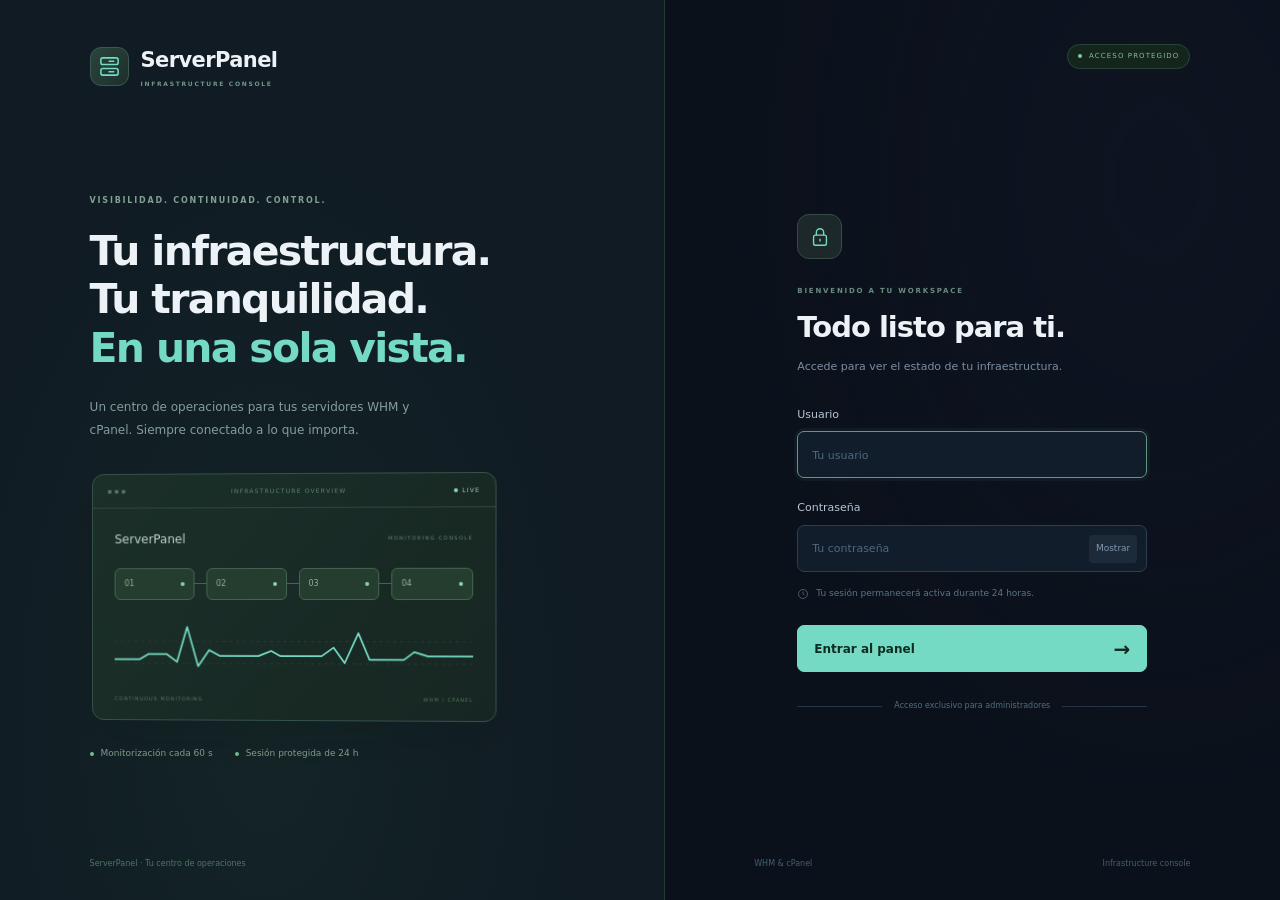
<file: login.html>
<!doctype html>
<html lang="es">
<head><meta charset="utf-8"><meta name="viewport" content="width=device-width,initial-scale=1,viewport-fit=cover"><meta name="theme-color" content="#0b111b"><title>Acceder · ServerPanel</title><link rel="stylesheet" href="/login.css"></head>
<body>
  <main class="login-shell">
    <section class="intro">
      <a class="brand" href="/login"><span class="brand-mark"><svg viewBox="0 0 24 24" fill="none" stroke="currentColor" stroke-width="1.6"><rect x="3" y="3" width="18" height="7" rx="2"/><rect x="3" y="14" width="18" height="7" rx="2"/><path d="M7 6.5h.01M7 17.5h.01M11 6.5h6M11 17.5h6"/></svg></span><span>ServerPanel<small>INFRASTRUCTURE CONSOLE</small></span></a>
      <div class="intro-content"><p class="eyebrow">VISIBILIDAD. CONTINUIDAD. CONTROL.</p><h1>Tu infraestructura.<br>Tu tranquilidad.<br><em>En una sola vista.</em></h1><p class="intro-copy">Un centro de operaciones para tus servidores WHM y cPanel. Siempre conectado a lo que importa.</p>
        <div class="system-art" aria-hidden="true"><div class="art-header"><span class="art-dots"><i></i><i></i><i></i></span><span>INFRASTRUCTURE OVERVIEW</span><span class="art-live"><i></i> LIVE</span></div><div class="art-content"><div class="art-title"><span>ServerPanel</span><small>MONITORING CONSOLE</small></div><div class="art-topology"><span class="art-node">01 <i></i></span><span class="art-node">02 <i></i></span><span class="art-node">03 <i></i></span><span class="art-node">04 <i></i></span></div><svg class="art-wave" viewBox="0 0 420 75" fill="none"><path d="M0 56H420M0 30H420" stroke="#294438" stroke-dasharray="3 5"/><path d="M0 51 30 51 40 45 62 45 74 54 86 13 99 59 112 40 125 47 170 47 185 41 196 47 244 47 258 37 271 55 287 20 300 51 340 51 352 42 368 47 420 47" stroke="#74dac3" stroke-width="2" stroke-linejoin="round"/></svg><div class="art-caption"><span>CONTINUOUS MONITORING</span><span>WHM / CPANEL</span></div></div></div>
        <div class="intro-features"><span><i></i>Monitorización cada 60 s</span><span><i></i>Sesión protegida de 24 h</span></div>
      </div><small class="intro-footer">ServerPanel · Tu centro de operaciones</small>
    </section>
    <section class="access"><div class="access-top"><span class="secure-pill"><i></i>ACCESO PROTEGIDO</span></div><form id="loginForm"><div class="welcome-icon"><svg viewBox="0 0 24 24" fill="none" stroke="currentColor" stroke-width="1.5"><rect x="5" y="10" width="14" height="11" rx="2"/><path d="M8 10V7a4 4 0 0 1 8 0v3M12 14v3"/></svg></div><p class="eyebrow">BIENVENIDO A TU WORKSPACE</p><h2>Todo listo para ti.</h2><p class="form-intro">Accede para ver el estado de tu infraestructura.</p><label for="username">Usuario</label><input id="username" name="username" autocomplete="username" required maxlength="64" placeholder="Tu usuario" autofocus><label for="password">Contraseña</label><div class="password"><input id="password" name="password" type="password" autocomplete="current-password" required maxlength="1024" placeholder="Tu contraseña"><button id="showPassword" type="button" aria-label="Mostrar contraseña">Mostrar</button></div><div class="session-note"><svg viewBox="0 0 24 24" fill="none" stroke="currentColor" stroke-width="1.5"><circle cx="12" cy="12" r="9"/><path d="M12 7v5l3 2"/></svg>Tu sesión permanecerá activa durante 24 horas.</div><p id="error" role="alert"></p><button id="submit" type="submit">Entrar al panel <span>→</span></button><div class="access-note"><span></span>Acceso exclusivo para administradores<span></span></div></form><div class="access-footer"><span>WHM &amp; cPanel</span><span>Infrastructure console</span></div></section>
  </main><script src="/login.js"></script>
</body></html>
</file>
<file: login.css>
:root{color-scheme:dark;--bg:#0b111b;--text:#edf2f6;--muted:#8f9dae;--mint:#74dac3;--line:#263445;--font:'Segoe UI Variable','Segoe UI',system-ui,-apple-system,sans-serif}*{box-sizing:border-box}body{margin:0;background:var(--bg);color:var(--text);font:14px/1.5 var(--font);-webkit-font-smoothing:antialiased}button,input{font:inherit}a{color:inherit;text-decoration:none}.login-shell{display:grid;grid-template-columns:1.08fr 1fr;min-height:100dvh}.intro{display:flex;flex-direction:column;padding:45px 7vw 30px;background:radial-gradient(ellipse at 40% 80%,#19342d5e,transparent 60%),#101b23;border-right:1px solid #263931}.brand{display:flex;gap:12px;align-items:center;font-size:21px;font-weight:600;letter-spacing:-.6px}.brand-mark{width:39px;height:39px;border:1px solid #3a5a51;background:linear-gradient(130deg,#2b443d,#1d302b);border-radius:11px;color:var(--mint);display:grid;place-items:center}.brand svg{width:23px;height:23px}.brand small{display:block;font-size:6px;letter-spacing:1.7px;color:#71988a;margin-top:2px}.intro-content{margin:auto 0;padding:55px 0 45px;max-width:465px}.eyebrow{color:#81a093;font-size:8px;letter-spacing:1.8px;font-weight:600;margin:0 0 20px}h1{font-size:clamp(32px,3.2vw,51px);line-height:1.18;font-weight:550;letter-spacing:-1.7px;margin:0 0 24px}h1 em{color:var(--mint);font-style:normal}.intro-copy{color:#849d9b;font-size:12px;line-height:1.9;max-width:340px;margin:0 0 32px}.system-art{max-width:405px;border:1px solid #36504a;border-radius:12px;background:linear-gradient(130deg,#1b3029,#172622);box-shadow:0 20px 50px #07120e22;transform:perspective(1200px) rotateY(-3deg);overflow:hidden}.art-header{display:flex;justify-content:space-between;gap:10px;align-items:center;padding:12px 15px;border-bottom:1px solid #30473c;color:#5d8573;font-size:6px;letter-spacing:1.2px}.art-dots{display:flex;gap:3px}.art-dots i{width:4px;height:4px;background:#547769;border-radius:50%}.art-live{color:#a5d5b9;display:flex;align-items:center;gap:4px}.art-live i{width:4px;height:4px;background:#87d5af;border-radius:50%}.art-content{padding:22px 22px 16px}.art-title{display:flex;align-items:center;justify-content:space-between;font-size:12px;color:#c1d5c9;font-weight:500}.art-title small{font-size:5px;letter-spacing:1.4px;color:#648977}.art-topology{display:grid;grid-template-columns:repeat(4,1fr);gap:12px;position:relative;margin-top:20px}.art-topology:before{content:'';height:1px;background:#3f6952;position:absolute;top:15px;left:0;right:0}.art-node{position:relative;border:1px solid #436450;background:#243d2e;color:#8eb29a;display:flex;gap:10px;align-items:center;padding:9px;border-radius:6px;font-size:8px}.art-node i{width:4px;height:4px;background:#8acfa7;border-radius:50%;margin-left:auto}.art-wave{width:100%;height:auto;margin:16px 0 10px}.art-caption{display:flex;justify-content:space-between;color:#547b63;font-size:5px;letter-spacing:1px}.intro-features{display:flex;flex-wrap:wrap;gap:22px;margin-top:26px;font-size:9px;color:#84a18d}.intro-features span{display:flex;gap:7px;align-items:center}.intro-features i{width:4px;height:4px;background:#70c294;border-radius:50%}.intro-footer{color:#4c7662;font-size:8px}.access{display:flex;flex-direction:column;padding:44px 7vw 30px;background:radial-gradient(ellipse at 80% 20%,#151e3340,transparent 60%),var(--bg)}.access-top{display:flex;justify-content:flex-end}.secure-pill{display:flex;align-items:center;gap:7px;border:1px solid #294537;background:#14251c;color:#8abb99;font-size:7px;letter-spacing:1.1px;border-radius:20px;padding:6px 10px}.secure-pill i{width:4px;height:4px;background:#85c999;border-radius:50%}form{width:100%;max-width:350px;margin:auto; padding:45px 0}.welcome-icon{width:45px;height:45px;background:#1c282a;border:1px solid #354b44;border-radius:12px;color:var(--mint);display:grid;place-items:center;margin-bottom:27px}.welcome-icon svg{width:22px;height:22px}form .eyebrow{color:#6c8b80;font-size:7px;margin-bottom:12px}h2{font-size:29px;line-height:1.25;letter-spacing:-1px;font-weight:550;margin:0 0 12px}.form-intro{color:#7c8ea2;font-size:11px;line-height:1.8;margin:0 0 30px}label{display:block;color:#b7c5d4;font-size:11px;margin-bottom:8px}input{display:block;width:100%;border:1px solid #2b3e50;color:#d9e5ee;background:#111d2a;border-radius:7px;min-height:47px;padding:12px 14px;font-size:12px;outline:none;transition:border-color .18s}input::placeholder{color:#4e687f;font-size:11px}input:focus{border-color:#629680;box-shadow:0 0 0 3px #74dac30b}#username{margin-bottom:22px}.password{position:relative}.password input{padding-right:76px}.password button{position:absolute;right:10px;top:10px;min-height:28px;padding:5px 7px;border:0;background:#1c2a3a;color:#8298ae;border-radius:4px;font-size:9px;cursor:pointer}.password button:hover{color:#cce4d9}.session-note{display:flex;align-items:center;gap:7px;color:#5a7385;font-size:9px;margin-top:15px}.session-note svg{width:12px;height:12px;flex-shrink:0}#error{font-size:11px;color:#ef8790;margin:14px 0 0;line-height:1.8}#error:empty{display:none}#submit{width:100%;margin-top:25px;border:1px solid var(--mint);border-radius:7px;min-height:47px;padding:12px 16px;background:var(--mint);color:#102b21;font-weight:600;font-size:12px;cursor:pointer;transition:background .18s;display:flex;align-items:center;justify-content:space-between}#submit span{font-size:20px;line-height:1}#submit:hover{background:#92e6ca}#submit:disabled{opacity:.55;cursor:wait}.access-note{display:flex;align-items:center;gap:12px;justify-content:center;color:#506c7d;font-size:8px;margin-top:28px}.access-note span{height:1px;flex:1;background:#243345}.access-footer{display:flex;justify-content:space-between;color:#435e74;font-size:8px;gap:15px}button:focus-visible,a:focus-visible{outline:2px solid var(--mint);outline-offset:4px}
@media(max-width:1050px){.intro,.access{padding-left:5vw;padding-right:5vw}.intro-content{max-width:380px}h1{font-size:38px}.system-art{max-width:330px}.intro-features{gap:15px;font-size:8px}.art-title small{font-size:4px}.art-node{padding:8px 6px}.intro-copy{font-size:11px}h2{font-size:27px}}
@media(max-width:760px){.login-shell{display:block;min-height:100dvh}.intro{display:block;padding:24px;border-right:0;border-bottom:1px solid #243831;background:radial-gradient(ellipse at 85% 70%,#25483c44,transparent 65%),#101b23}.brand{font-size:19px;gap:10px}.brand-mark{width:34px;height:34px;border-radius:9px}.brand small{font-size:5.5px}.intro-content{padding:26px 0 0;max-width:none}.intro-content .eyebrow{display:none}h1{font-size:29px;line-height:1.2;letter-spacing:-.9px;margin-bottom:12px}h1 br:first-of-type{display:none}h1 br:first-of-type:after{content:' '}.intro-copy{display:none}.system-art{display:none}.intro-features{margin-top:16px;gap:19px;font-size:8px}.intro-footer{display:none}.access{padding:23px 24px 28px;background:var(--bg)}.access-top{display:none}form{max-width:430px;padding:11px 0 34px;margin:0 auto}.welcome-icon{display:none}form .eyebrow{font-size:7px;margin:0 0 9px}h2{font-size:25px;letter-spacing:-.7px}.form-intro{font-size:11px;margin-bottom:23px}input{font-size:16px;min-height:47px;padding:11px 13px}input::placeholder{font-size:11px}label{font-size:11px}#username{margin-bottom:18px}.session-note{font-size:9px;margin-top:14px}#submit{min-height:48px;font-size:12px;margin-top:22px}.access-note{margin-top:25px;font-size:8px}.access-footer{max-width:430px;width:100%;margin:0 auto;font-size:8px}.password button{font-size:10px;padding:6px 8px;right:8px;top:8px;min-height:32px}}
@media(max-width:360px){.intro,.access{padding-left:20px;padding-right:20px}h1{font-size:26px}.intro-features{gap:12px;font-size:7px}.intro-content{padding-top:21px}h2{font-size:24px}.session-note{font-size:8px}}
@media(prefers-reduced-motion:reduce){*{transition:none!important}}
@media(max-width:760px){h1 br:first-of-type{display:initial}}
</file>
